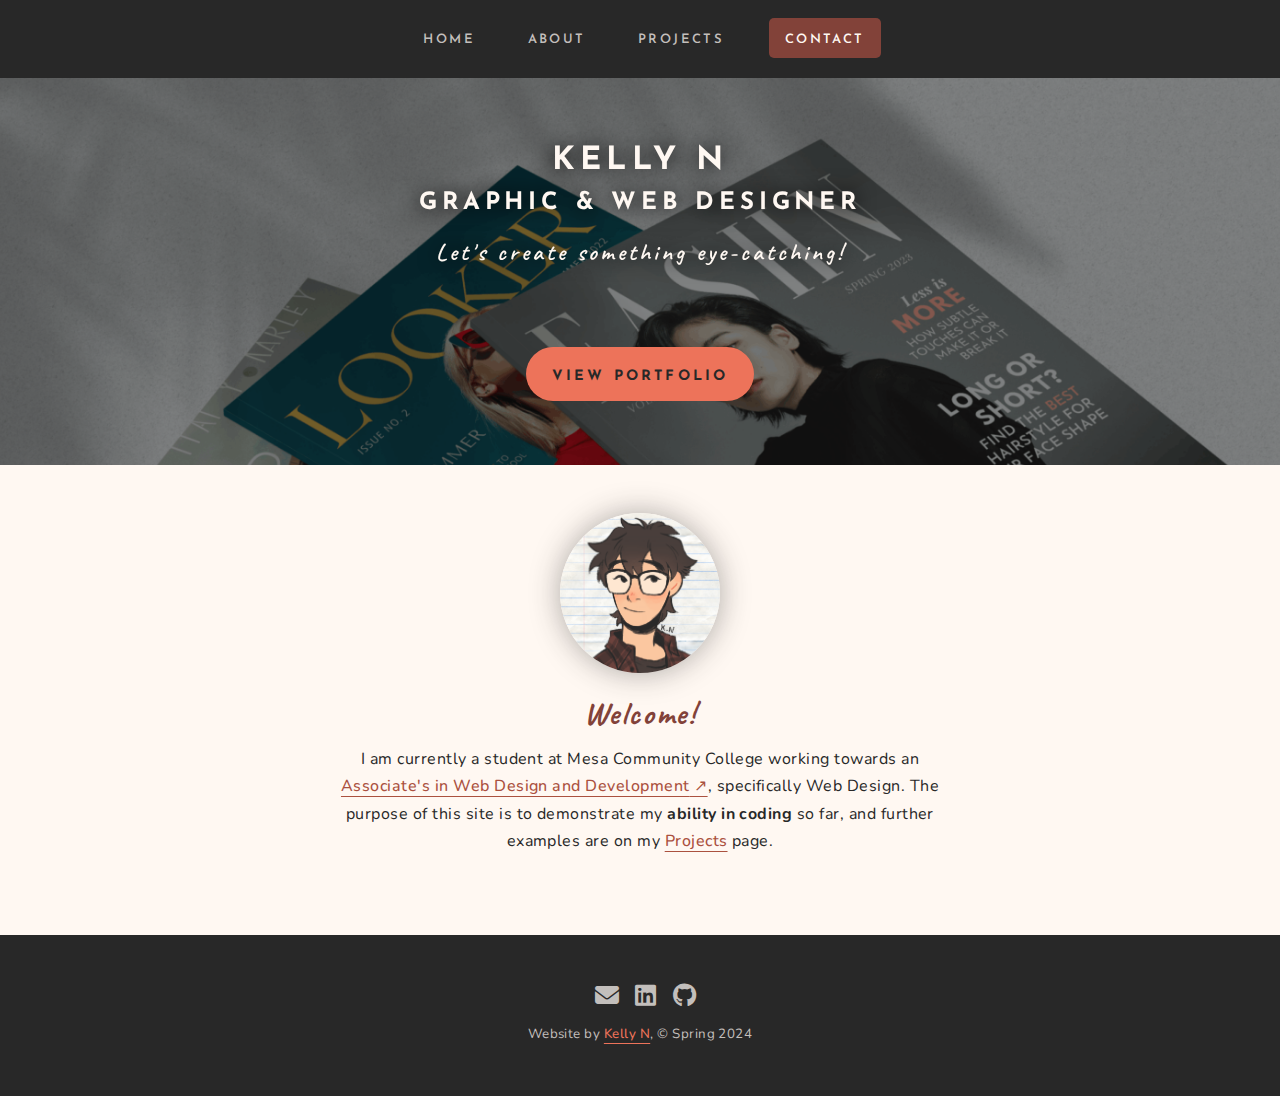
<file: index.html>
<!DOCTYPE html>
<html lang="en-US">
<head>
    <!--home page
    final project
    Kelly N
    3/27/24
    MCC cis133DA -->
    <meta charset="UTF-8">
    <meta name="viewport" content="width=device-width, initial-scale=1.0">
    <link rel="stylesheet" href="style.css">
    <title>Kelly N, Web & Graphic Designer</title>
    <style>
        @import url('https://fonts.googleapis.com/css2?family=Caveat:wght@400..700&family=Josefin+Sans:ital,wght@0,100..700;1,100..700&family=Nunito:ital,wght@0,200..1000;1,200..1000&display=swap');
        </style>
        <link rel="stylesheet" 
        href="https://cdnjs.cloudflare.com/ajax/libs/font-awesome/6.5.2/css/all.min.css">
</head>
<body>
    <nav>
        <ul>
            <li><a href="index.html">Home</a></li>
            <li><a href="about.html">About</a></li>
            <li><a href="projects.html">Projects</a></li>
            <li><a href="contact.html" class="contact-nav">Contact</a></li>
        </ul>
    </nav>
    <header>
        <div class="parallax">
            <h1 class="title">Kelly N <br> <span class="subtitle">Graphic & Web Designer</span></h1>
            <p class="tagline-home">Let's create something eye-catching!</p>
            <a href="projects.html" class="home-button">View Portfolio</a>
        </div>
    </header>
    <main>
        <img class="self-home" src="images/self-portrait2.png" alt="Digital illustration of a person with short black hair and glasses on a notebook paper background.">
        <h2 class="subheading-home">Welcome!</h2>
        <p>I am currently a student at Mesa Community College working towards an <a class="external" href="https://mesacc.edu/programs/map/web-designdevelopment-aas-22-23" target="_blank">Associate's in Web Design and Development</a>, specifically Web Design. The purpose of this site is to demonstrate my <strong>ability in coding</strong> so far, and further examples are on my <a href="projects.html">Projects</a> page.</p>
    </main>
    <footer>
        <a href="mailto:kel2226030@maricopa.edu"><i class="fa-solid fa-envelope fa-xl footer-icon" ></i></a>
        <a href="https://www.linkedin.com/in/kelly-n-dec716/" target=”_blank”><i class="fa-brands fa-linkedin fa-xl footer-icon"></i></a>
        <a href="https://github.com/lightlysalted/" target=”_blank”><i class="fa-brands fa-github fa-xl footer-icon"></i></a>
        <br>
        <small>Website by <a href="mailto:kel2226030@maricopa.edu">Kelly N</a>, &copy; Spring 2024</small>
    </footer>
</body>
</html>
</file>
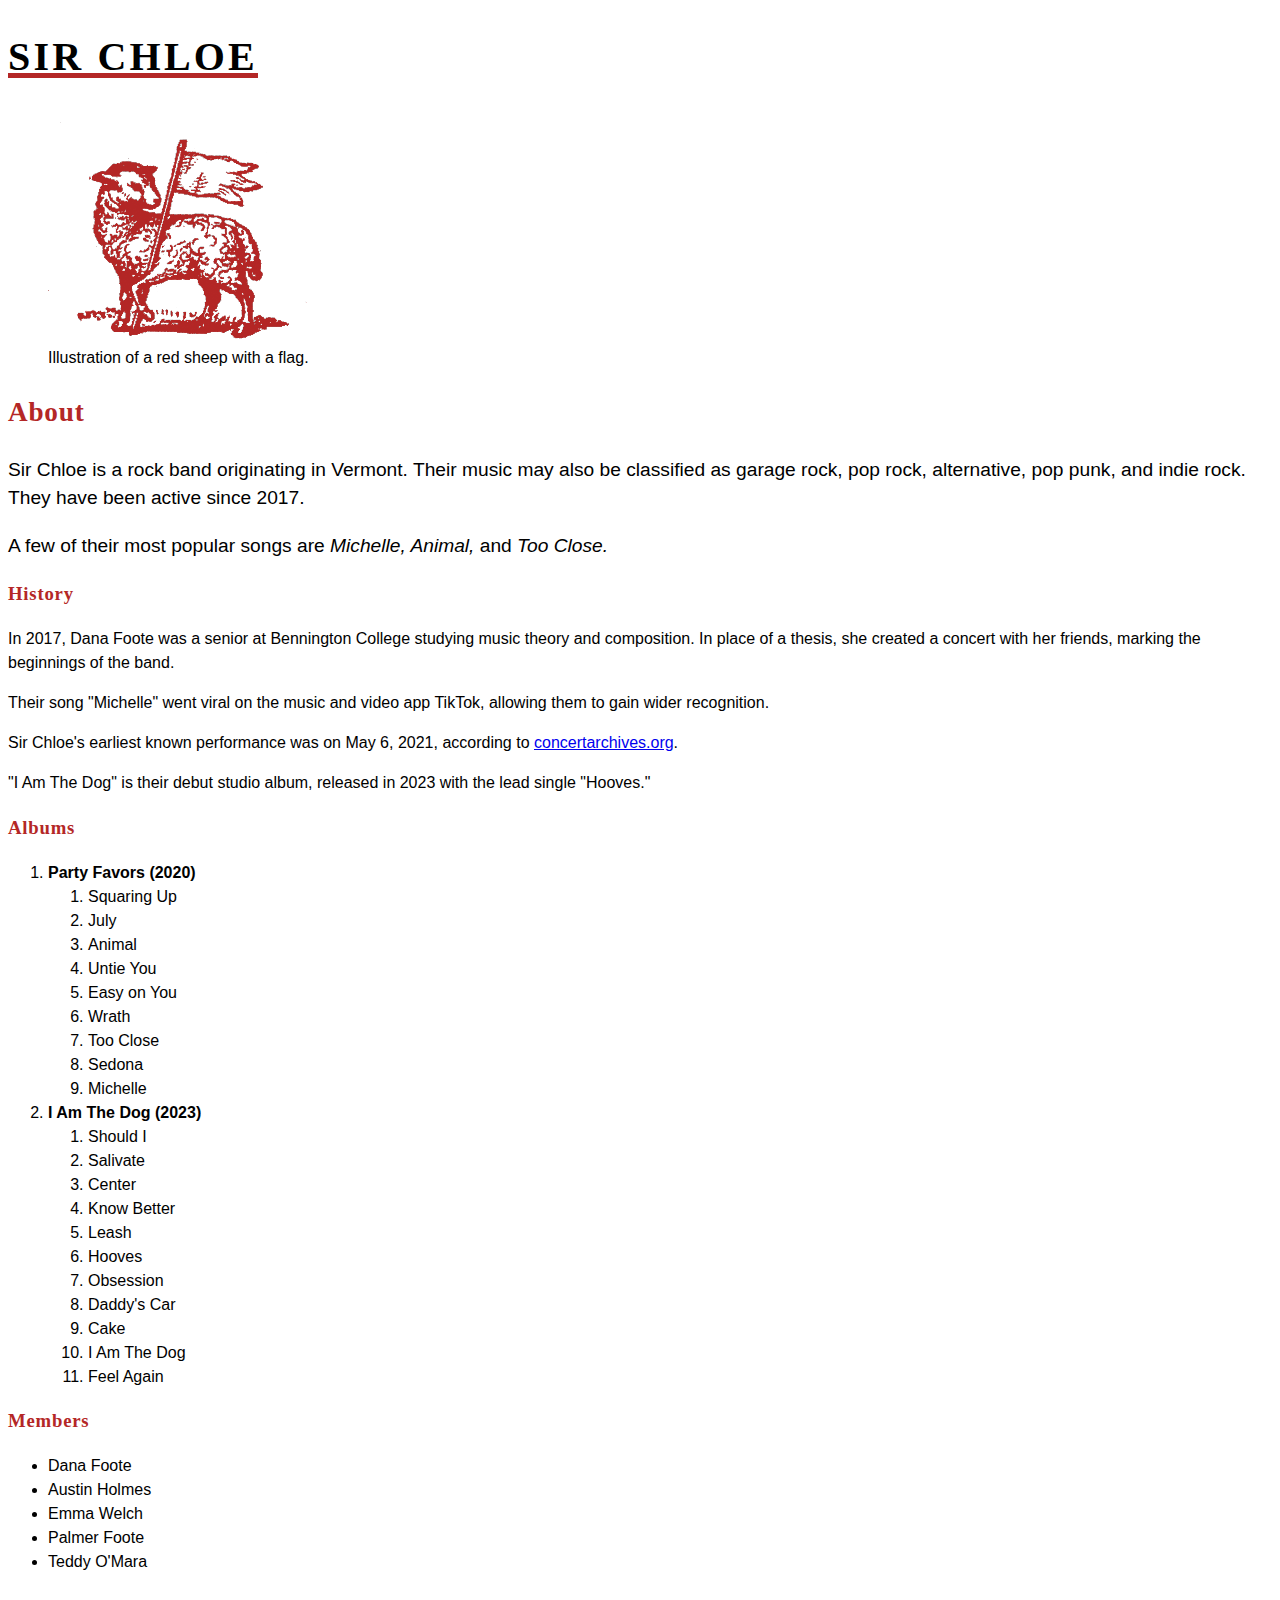
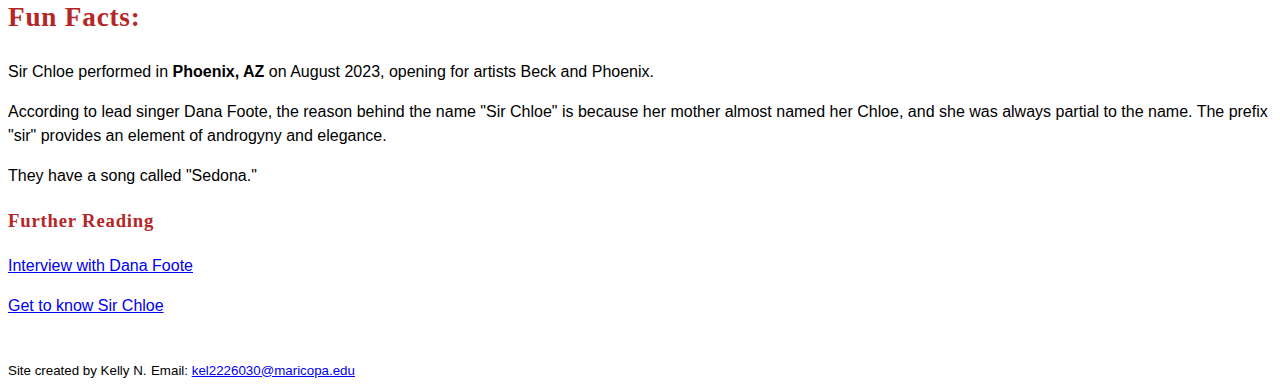
<file: practical-challenge-3/index.html>
<!DOCTYPE html>
<html lang="en-us">
<head>
    <!--
        Kelly Nguyen
        My first webpage
        MCC
        2/14/24

        practical challenge 3
        3/26/24
    -->
    <meta charset="UTF-8">
    <meta name="viewport" content="width=device-width, initial-scale=1.0">
    <link rel="stylesheet" href="style.css">
    <title>Sir Chloe</title>
</head>
<body>
        <header>
            <h1>Sir Chloe</h1> 
        </header>
            <figure>
                <img src="images/red_sheep.png" alt="illustration of a red sheep with a flag">
                <figcaption>Illustration of a red sheep with a flag.</figcaption>
            </figure>
    <main>
        <section id="about">
            <div class="site-intro">
                <h2>About</h2>
                    <p>Sir Chloe is a rock band originating in Vermont. Their music may also be classified as garage rock, pop rock, alternative, pop punk, and indie rock. They have been active since 2017.</p>
                <p>A few of their most popular songs are <em>Michelle, Animal,</em> and <em>Too Close.</em></p>
            </div>
                <h3>History</h3>
                    <p>In 2017, Dana Foote was a senior at Bennington College studying music theory and composition. In place of a thesis, she created a concert with her friends, marking the beginnings of the band.</p>
                    <p>Their song "Michelle" went viral on the music and video app TikTok, allowing them to gain wider recognition.</p>
                    <p>Sir Chloe's earliest known performance was on May 6, 2021, according to <a href="https://www.concertarchives.org/concerts/sir-chloe-b875cada-83b0-470b-8059-d3d3307c4e1c" > concertarchives.org</a>.</p>
                    <p>"I Am The Dog" is their debut studio album, released in 2023 with the lead single "Hooves."</p>
            <h3>Albums</h3>
                <ol>
                    <li><strong>Party Favors (2020)</strong>
                        <ol>
                            <li>Squaring Up</li>
                            <li>July</li>
                            <li>Animal</li>
                            <li>Untie You</li>
                            <li>Easy on You</li>
                            <li>Wrath</li>
                            <li>Too Close</li>
                            <li>Sedona</li>
                            <li>Michelle</li>
                        </ol>
                    </li>
                    <li><strong>I Am The Dog (2023)</strong>
                        <ol>
                            <li>Should I</li>
                            <li>Salivate</li>
                            <li>Center</li>
                            <li>Know Better</li>
                            <li>Leash</li>
                            <li>Hooves</li>
                            <li>Obsession</li>
                            <li>Daddy's Car</li>
                            <li>Cake</li>
                            <li>I Am The Dog</li>
                            <li>Feel Again</li>
                        </ol>
                    </li>
                </ol>
            <h3>Members</h3>
                <ul>
                    <li>Dana Foote</li>
                    <li>Austin Holmes</li>
                    <li>Emma Welch</li>
                    <li>Palmer Foote</li>
                    <li>Teddy O'Mara</li>
                </ul>
        </section>
        <section id="funfacts">
            <h2>Fun Facts:</h2>
                <p>Sir Chloe performed in <strong>Phoenix, AZ</strong> on August 2023, opening for artists Beck and Phoenix.</p>
                <p>According to lead singer Dana Foote, the reason behind the name "Sir Chloe" is because her mother almost named her Chloe, and she was always partial to the name. The prefix "sir" provides an element of androgyny and elegance.</p>
                <p>They have a song called "Sedona."</p>
            <h3>Further Reading</h3>
                <p><a href="https://www.ladygunn.com/music/interviews-music/sir-chloe-is-the-dog-interview-with-dana-foote/" >Interview with Dana Foote</a></p>
                <p><a href="https://scope.uiowa.edu/blog/homecoming-2022-sir-chloe" >Get to know Sir Chloe</a></p>
                <br>
        </section>
    </main>
        <footer>
            <small>Site created by Kelly N.</small>
            <small>Email: <a href="mailto:kel2226030@maricopa.edu"> kel2226030@maricopa.edu</a></small>
        </footer>
</body>
</html>
</file>
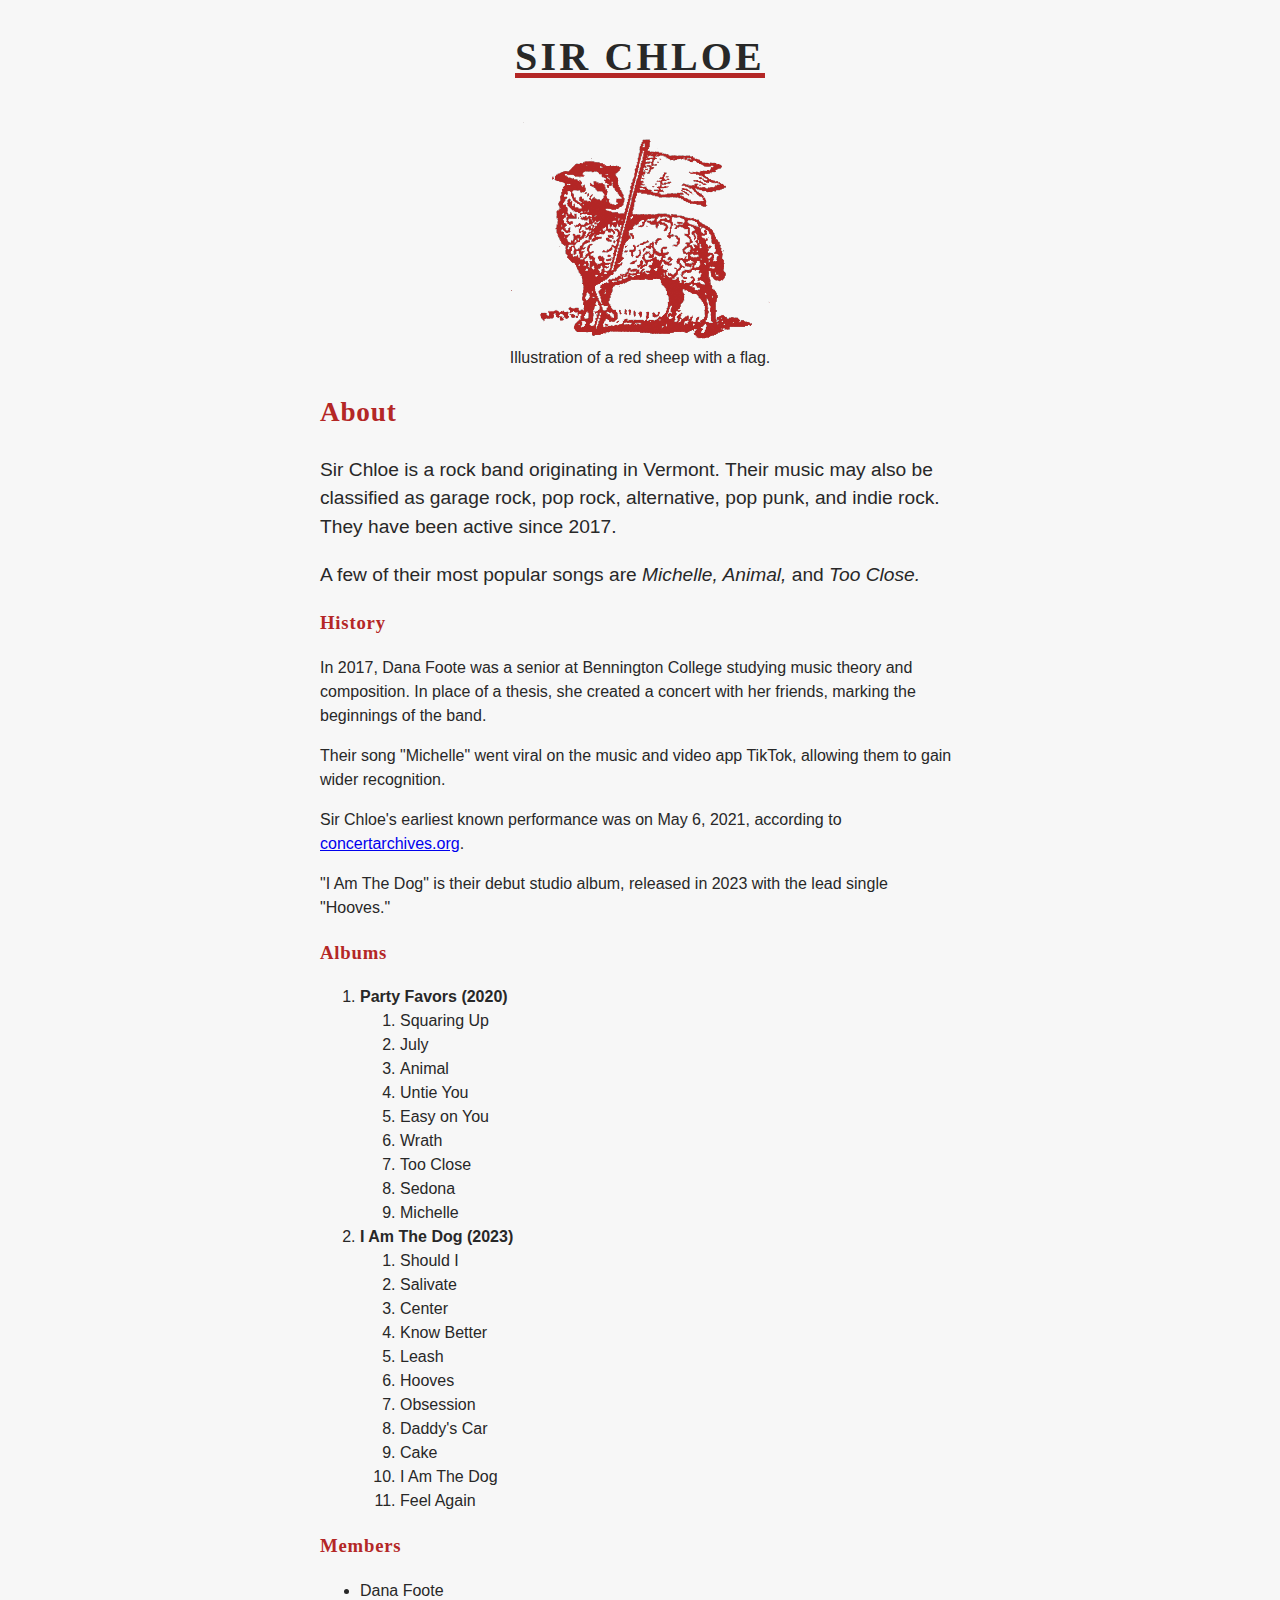
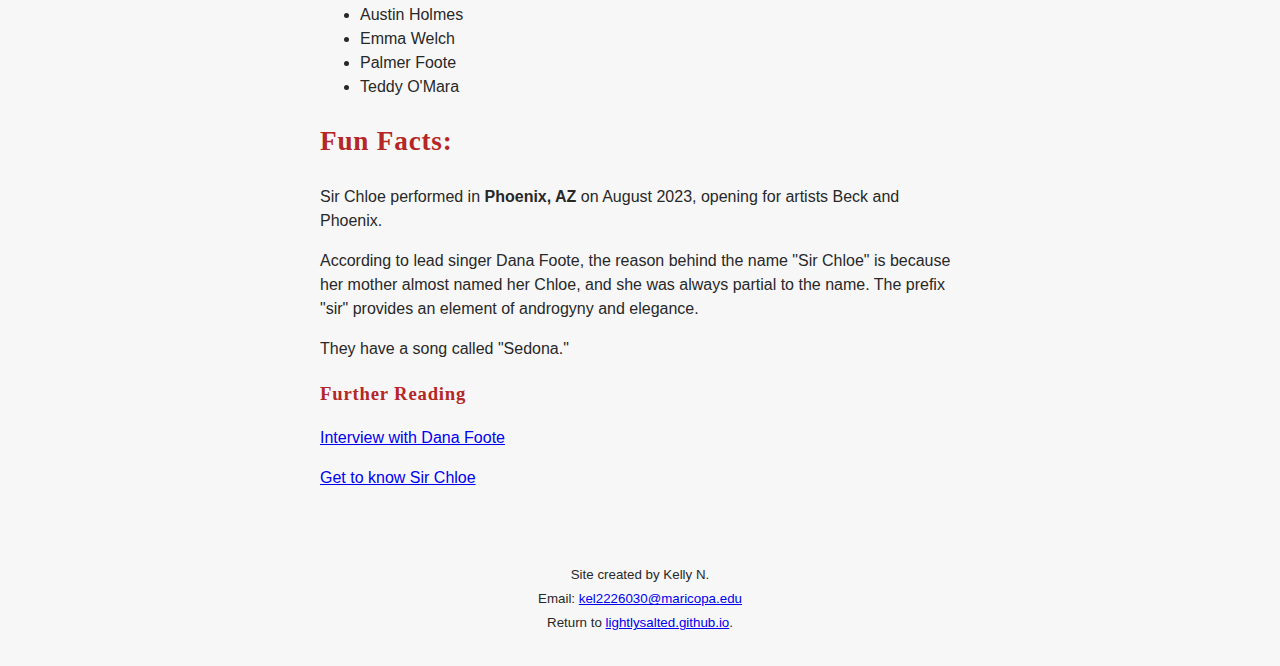
<file: projects/practical-challenge/index.html>
<!DOCTYPE html>
<html lang="en-us">
<head>
    <!--
        Kelly Nguyen
        My first webpage
        MCC
        2/14/24

        practical challenge 3
        3/26/24
    -->
    <meta charset="UTF-8">
    <meta name="viewport" content="width=device-width, initial-scale=1.0">
    <link rel="stylesheet" href="style.css">
    <title>Sir Chloe</title>
</head>
<body>
        <header>
            <h1>Sir Chloe</h1> 
        </header>
            <figure>
                <img src="images/red_sheep.png" alt="illustration of a red sheep with a flag">
                <figcaption>Illustration of a red sheep with a flag.</figcaption>
            </figure>
    <main>
        <section id="about">
            <div class="site-intro">
                <h2>About</h2>
                    <p>Sir Chloe is a rock band originating in Vermont. Their music may also be classified as garage rock, pop rock, alternative, pop punk, and indie rock. They have been active since 2017.</p>
                <p>A few of their most popular songs are <em>Michelle, Animal,</em> and <em>Too Close.</em></p>
            </div>
                <h3>History</h3>
                    <p>In 2017, Dana Foote was a senior at Bennington College studying music theory and composition. In place of a thesis, she created a concert with her friends, marking the beginnings of the band.</p>
                    <p>Their song "Michelle" went viral on the music and video app TikTok, allowing them to gain wider recognition.</p>
                    <p>Sir Chloe's earliest known performance was on May 6, 2021, according to <a href="https://www.concertarchives.org/concerts/sir-chloe-b875cada-83b0-470b-8059-d3d3307c4e1c" > concertarchives.org</a>.</p>
                    <p>"I Am The Dog" is their debut studio album, released in 2023 with the lead single "Hooves."</p>
            <h3>Albums</h3>
                <ol>
                    <li><strong>Party Favors (2020)</strong>
                        <ol>
                            <li>Squaring Up</li>
                            <li>July</li>
                            <li>Animal</li>
                            <li>Untie You</li>
                            <li>Easy on You</li>
                            <li>Wrath</li>
                            <li>Too Close</li>
                            <li>Sedona</li>
                            <li>Michelle</li>
                        </ol>
                    </li>
                    <li><strong>I Am The Dog (2023)</strong>
                        <ol>
                            <li>Should I</li>
                            <li>Salivate</li>
                            <li>Center</li>
                            <li>Know Better</li>
                            <li>Leash</li>
                            <li>Hooves</li>
                            <li>Obsession</li>
                            <li>Daddy's Car</li>
                            <li>Cake</li>
                            <li>I Am The Dog</li>
                            <li>Feel Again</li>
                        </ol>
                    </li>
                </ol>
            <h3>Members</h3>
                <ul>
                    <li>Dana Foote</li>
                    <li>Austin Holmes</li>
                    <li>Emma Welch</li>
                    <li>Palmer Foote</li>
                    <li>Teddy O'Mara</li>
                </ul>
        </section>
        <section id="funfacts">
            <h2>Fun Facts:</h2>
                <p>Sir Chloe performed in <strong>Phoenix, AZ</strong> on August 2023, opening for artists Beck and Phoenix.</p>
                <p>According to lead singer Dana Foote, the reason behind the name "Sir Chloe" is because her mother almost named her Chloe, and she was always partial to the name. The prefix "sir" provides an element of androgyny and elegance.</p>
                <p>They have a song called "Sedona."</p>
            <h3>Further Reading</h3>
                <p><a href="https://www.ladygunn.com/music/interviews-music/sir-chloe-is-the-dog-interview-with-dana-foote/" >Interview with Dana Foote</a></p>
                <p><a href="https://scope.uiowa.edu/blog/homecoming-2022-sir-chloe" >Get to know Sir Chloe</a></p>
                <br>
        </section>
    </main>
        <footer>
            <small>Site created by Kelly N.
            <br>
            Email: <a href="mailto:kel2226030@maricopa.edu"> kel2226030@maricopa.edu</a>
            <br>
            Return to <a href="/projects.html">lightlysalted.github.io</a>.</small>
        </footer>
</body>
</html>
</file>
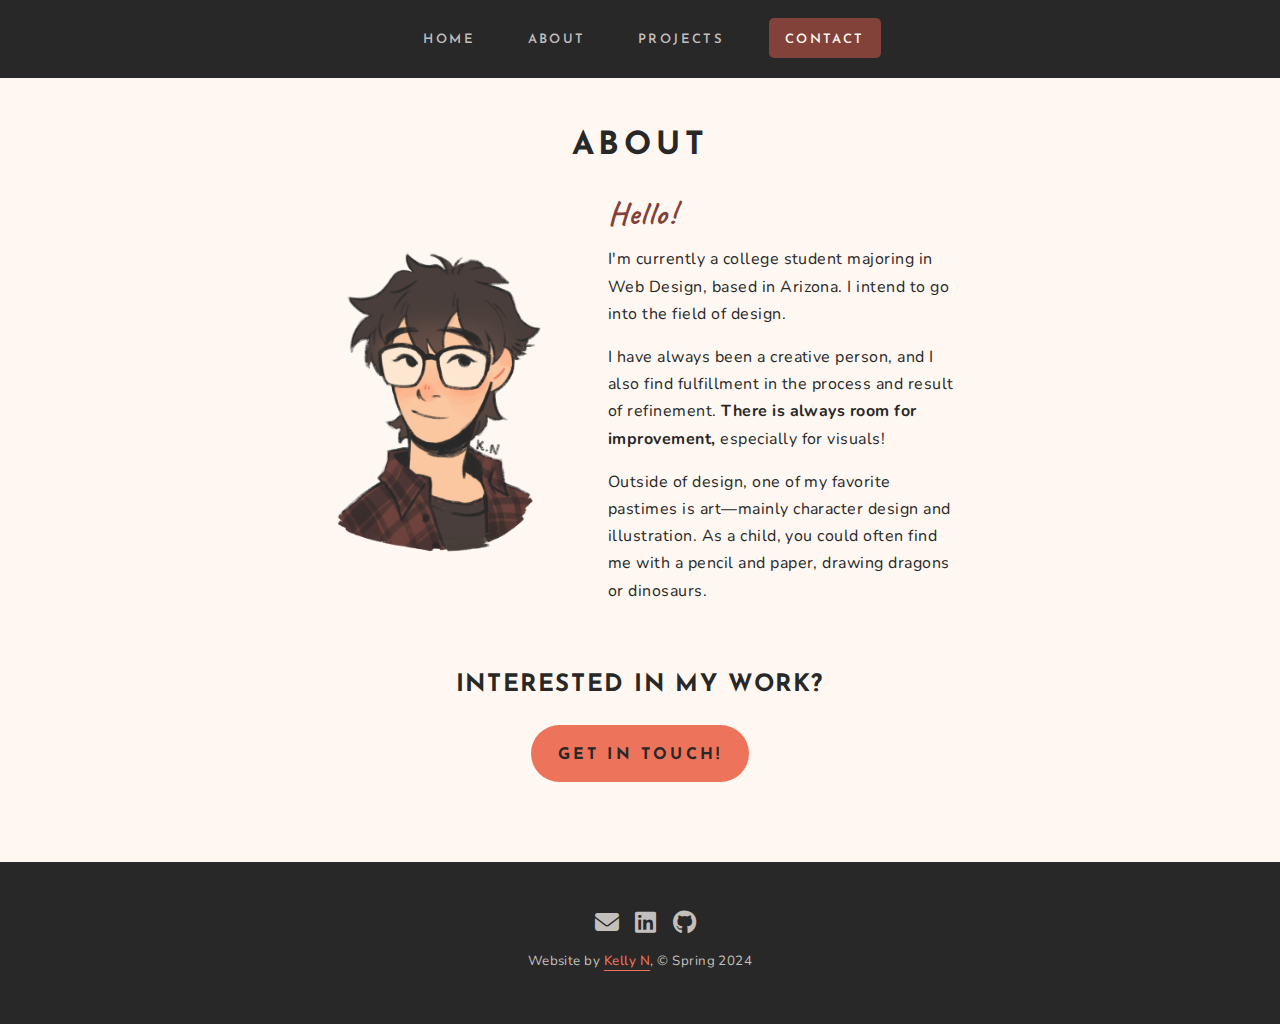
<file: about.html>
<!DOCTYPE html>
<html lang="en-US">
<head>
    <!--about page
    final project
    Kelly N
    3/27/24
    MCC cis133DA -->
    <meta charset="UTF-8">
    <meta name="viewport" content="width=device-width, initial-scale=1.0">
    <link rel="stylesheet" href="style.css">
    <title>About</title>
    <style>
        @import url('https://fonts.googleapis.com/css2?family=Caveat:wght@400..700&family=Josefin+Sans:ital,wght@0,100..700;1,100..700&family=Nunito:ital,wght@0,200..1000;1,200..1000&display=swap');
        </style>
        <link rel="stylesheet" 
        href="https://cdnjs.cloudflare.com/ajax/libs/font-awesome/6.5.2/css/all.min.css">
</head>
<body>
    <nav>
        <ul>
            <li><a href="index.html">Home</a></li>
            <li><a href="about.html">About</a></li>
            <li><a href="projects.html">Projects</a></li>
            <li><a href="contact.html" class="contact-nav">Contact</a></li>
        </ul>
    </nav>
    <header>
        <h1>About</h1>
    </header>
    <main>
        <div class="about">
            <img class="self" src="images/self-portrait.png" alt="Digital illustration of a person with short black hair and glasses.">
            <h2 class="subheading-about">Hello!</h2>
            <p>I'm currently a college student majoring in Web Design, based in Arizona. I intend to go into the field of design.</p>
            <p> I have always been a creative person, and I also find fulfillment in the process and result of refinement. <strong>There is always room for improvement,</strong> especially for visuals!</p>
            <p>Outside of design, one of my favorite pastimes is art—mainly character design and illustration. As a child, you could often find me with a pencil and paper, drawing dragons or dinosaurs.</p>
            <h3 class="cta-about">Interested in my work?</h3>
            <a href="contact.html" class="about-button">Get in touch!</a>
        </div>
    </main>
    <footer>
        <a href="mailto:kel2226030@maricopa.edu"><i class="fa-solid fa-envelope fa-xl footer-icon"></i></a>
        <a href="https://www.linkedin.com/in/kelly-n-dec716/" target=”_blank”><i class="fa-brands fa-linkedin fa-xl footer-icon"></i></a>
        <a href="https://github.com/lightlysalted/" target=”_blank”><i class="fa-brands fa-github fa-xl footer-icon"></i></a>
        <br>
        <small>Website by <a href="mailto:kel2226030@maricopa.edu">Kelly N</a>, &copy; Spring 2024</small>
    </footer>
</body>
</html>
</file>
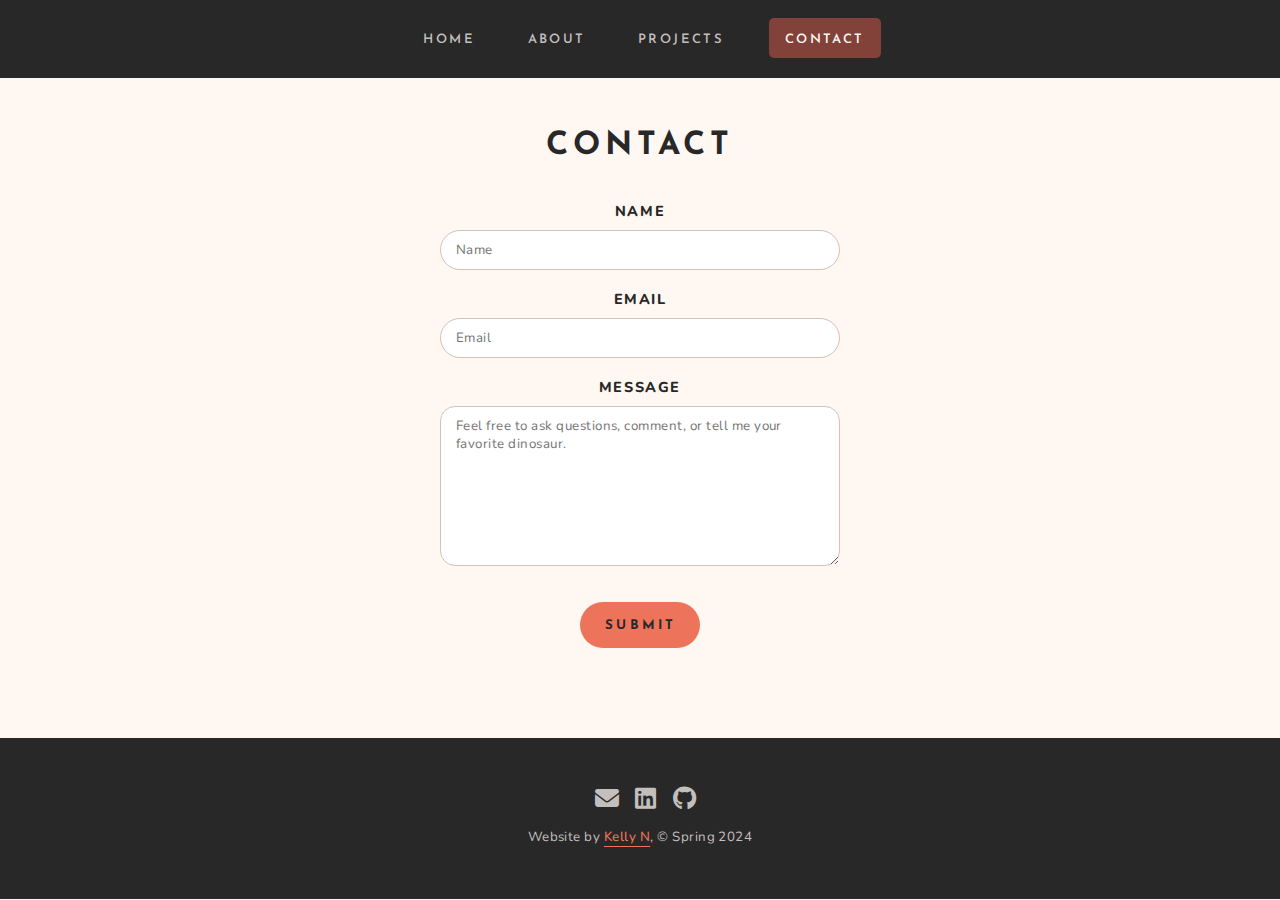
<file: contact.html>
<!DOCTYPE html>
<html lang="en-US">
<head>
    <!--contact page
    final project
    Kelly N
    3/27/24
    MCC cis133DA -->
    <meta charset="UTF-8">
    <meta name="viewport" content="width=device-width, initial-scale=1.0">
    <link rel="stylesheet" href="style.css">
    <title>Contact</title>
    <style>
        @import url('https://fonts.googleapis.com/css2?family=Caveat:wght@400..700&family=Josefin+Sans:ital,wght@0,100..700;1,100..700&family=Nunito:ital,wght@0,200..1000;1,200..1000&display=swap');
        </style>
        <link rel="stylesheet" 
        href="https://cdnjs.cloudflare.com/ajax/libs/font-awesome/6.5.2/css/all.min.css">
</head>
<body>
    <nav>
        <ul>
            <li><a href="index.html">Home</a></li>
            <li><a href="about.html">About</a></li>
            <li><a href="projects.html">Projects</a></li>
            <li><a href="contact.html" class="contact-nav">Contact</a></li>
        </ul>
    </nav>
    <header>
        <h1>Contact</h1>
    </header>
    <main>
        <form action="https://api.sheetmonkey.io/form/smn72wbmRzpyAUgXpsbgbZ" method="post">
            <ul>
                <li>
                    <label for="name">Name</label>
                    <input type="hidden" name="Created" value="x-sheetmonkey-current-date-time">
                    <input type="text" id="name" name="Name" placeholder="Name">
                </li>
                <li>
                    <label for="mail">Email</label>
                    <input type="email" id="mail" name="Email" placeholder="Email">
                </li>
                <li>
                    <label for="msg">Message</label>
                    <textarea name="Message" id="msg" cols="30" rows="5" placeholder="Feel free to ask questions, comment, or tell me your favorite dinosaur."></textarea>
                </li>
                <li>
                    <button class="form-button" type="submit">Submit</button>
                </li>
            </ul>
            
        </form>
    </main>
    <footer>
        <a href="mailto:kel2226030@maricopa.edu"><i class="fa-solid fa-envelope fa-xl footer-icon" ></i></a>
        <a href="https://www.linkedin.com/in/kelly-n-dec716/" target=”_blank”><i class="fa-brands fa-linkedin fa-xl footer-icon"></i></a>
        <a href="https://github.com/lightlysalted/" target=”_blank”><i class="fa-brands fa-github fa-xl footer-icon"></i></a>
        <br>
        <small>Website by <a href="mailto:kel2226030@maricopa.edu">Kelly N</a>, &copy; Spring 2024</small>
    </footer>
</body>
</html>
</file>
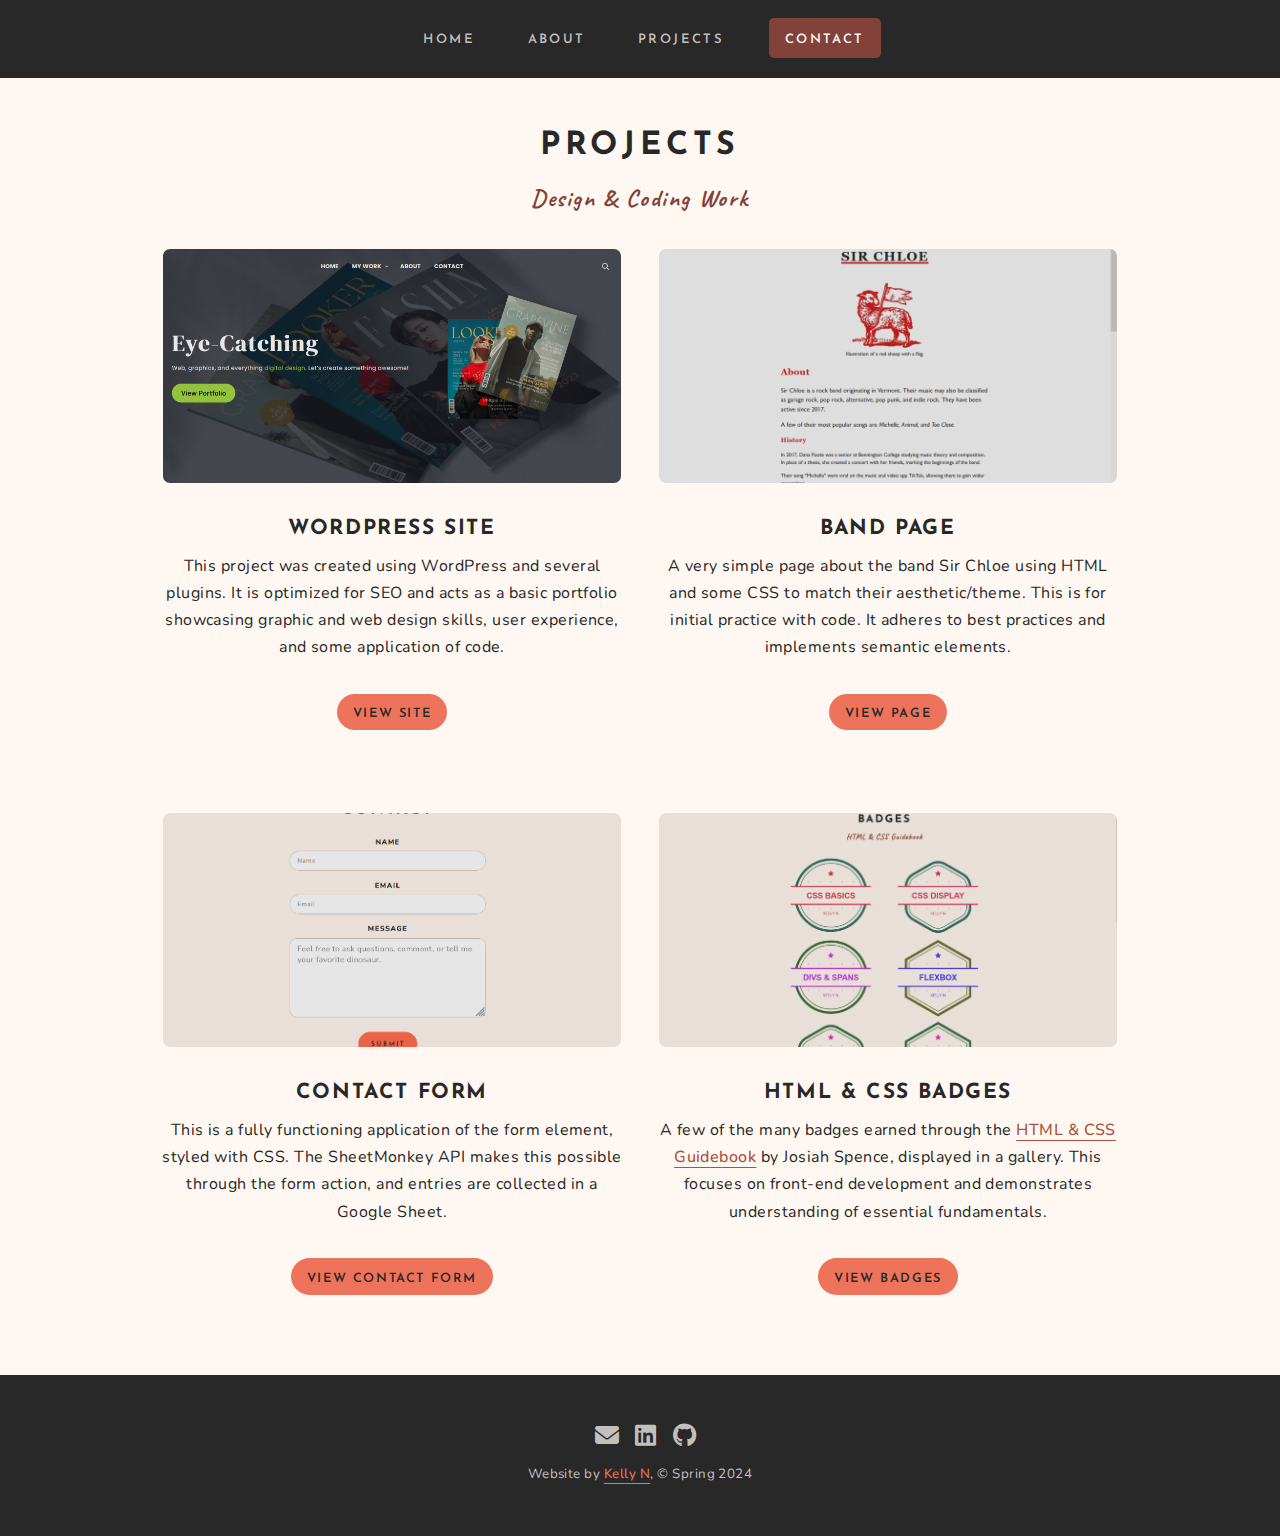
<file: projects.html>
<!DOCTYPE html>
<html lang="en-US">
<head>
    <!--projects page
    final project
    Kelly N
    3/27/24
    MCC cis133DA -->
    <meta charset="UTF-8">
    <meta name="viewport" content="width=device-width, initial-scale=1.0">
    <link rel="stylesheet" href="style.css">
    <title>Projects</title>
    <style>
        @import url('https://fonts.googleapis.com/css2?family=Caveat:wght@400..700&family=Josefin+Sans:ital,wght@0,100..700;1,100..700&family=Nunito:ital,wght@0,200..1000;1,200..1000&display=swap');
        </style>
        <link rel="stylesheet" 
        href="https://cdnjs.cloudflare.com/ajax/libs/font-awesome/6.5.2/css/all.min.css">
</head>
<body>
    <nav>
        <ul>
            <li><a href="index.html">Home</a></li>
            <li><a href="about.html">About</a></li>
            <li><a href="projects.html">Projects</a></li>
            <li><a href="contact.html" class="contact-nav">Contact</a></li>
        </ul>
    </nav>
    <header>
        <h1>Projects</h1>
        <h2 class="tagline-projects">Design & Coding Work</h2>
    </header>
    <main class="projects-main">
        <div class="project-columns">
            <div class="card">
                <a href="http://kellysite.infinityfreeapp.com/" target="_blank"><img src="images/wp.png" alt="preview of a portfolio website"></a>
                <h2 class="josefin-heading">WordPress Site</h2>
                <p>This project was created using WordPress and several plugins. It is optimized for SEO and acts as a basic portfolio showcasing graphic and web design skills, user experience, and some application of code.</p>
                <a href="http://kellysite.infinityfreeapp.com/" class="card-button" target="_blank">View Site</a>
            </div>
            <div class="card">
                <a href="/projects/practical-challenge/" target="_blank"><img src="images/sirchloepage.png" alt="preview of a website page for the band sir chloe"></a>
                <h2 class="josefin-heading">Band Page</h2>
                <p>A very simple page about the band Sir Chloe using HTML and some CSS to match their aesthetic/theme. This is for initial  practice with code. It adheres to best practices and implements semantic elements.</p>
                <a href="/projects/practical-challenge/" class="card-button" target="_blank">View Page</a>
            </div>
            <div class="card">
                <a href="contact.html"><img src="images/contact-form.png" alt="preview of a contact form for this website"></a>
                <h2 class="josefin-heading">Contact Form</h2>
                <p>This is a fully functioning application of the form element, styled with CSS. The SheetMonkey API makes this possible through the form action, and entries are collected in a Google Sheet.</p>
                <a href="contact.html" class="card-button">View Contact Form</a>
            </div>
            <div class="card">
                <a href="/projects/badges.html"><img src="images/badges.png" alt="preview of a series of badges"></a>
                <h2 class="josefin-heading">HTML & CSS Badges</h2>
                <p>A few of the many badges earned through the <a href="https://htmlandcssguidebook.com">HTML & CSS Guidebook</a> by Josiah Spence, displayed in a gallery. This focuses on front-end development and demonstrates understanding of essential fundamentals.</p>
                <a href="/projects/badges.html" class="card-button">View Badges</a>
            </div>
        </div>
    </main>
    <footer>
        <a href="mailto:kel2226030@maricopa.edu"><i class="fa-solid fa-envelope fa-xl footer-icon" ></i></a>
        <a href="https://www.linkedin.com/in/kelly-n-dec716/" target=”_blank”><i class="fa-brands fa-linkedin fa-xl footer-icon"></i></a>
        <a href="https://github.com/lightlysalted/" target=”_blank”><i class="fa-brands fa-github fa-xl footer-icon"></i></a>
        <br>
        <small>Website by <a href="mailto:kel2226030@maricopa.edu">Kelly N</a>, &copy; Spring 2024</small>
    </footer>
</body>
</html>
</file>
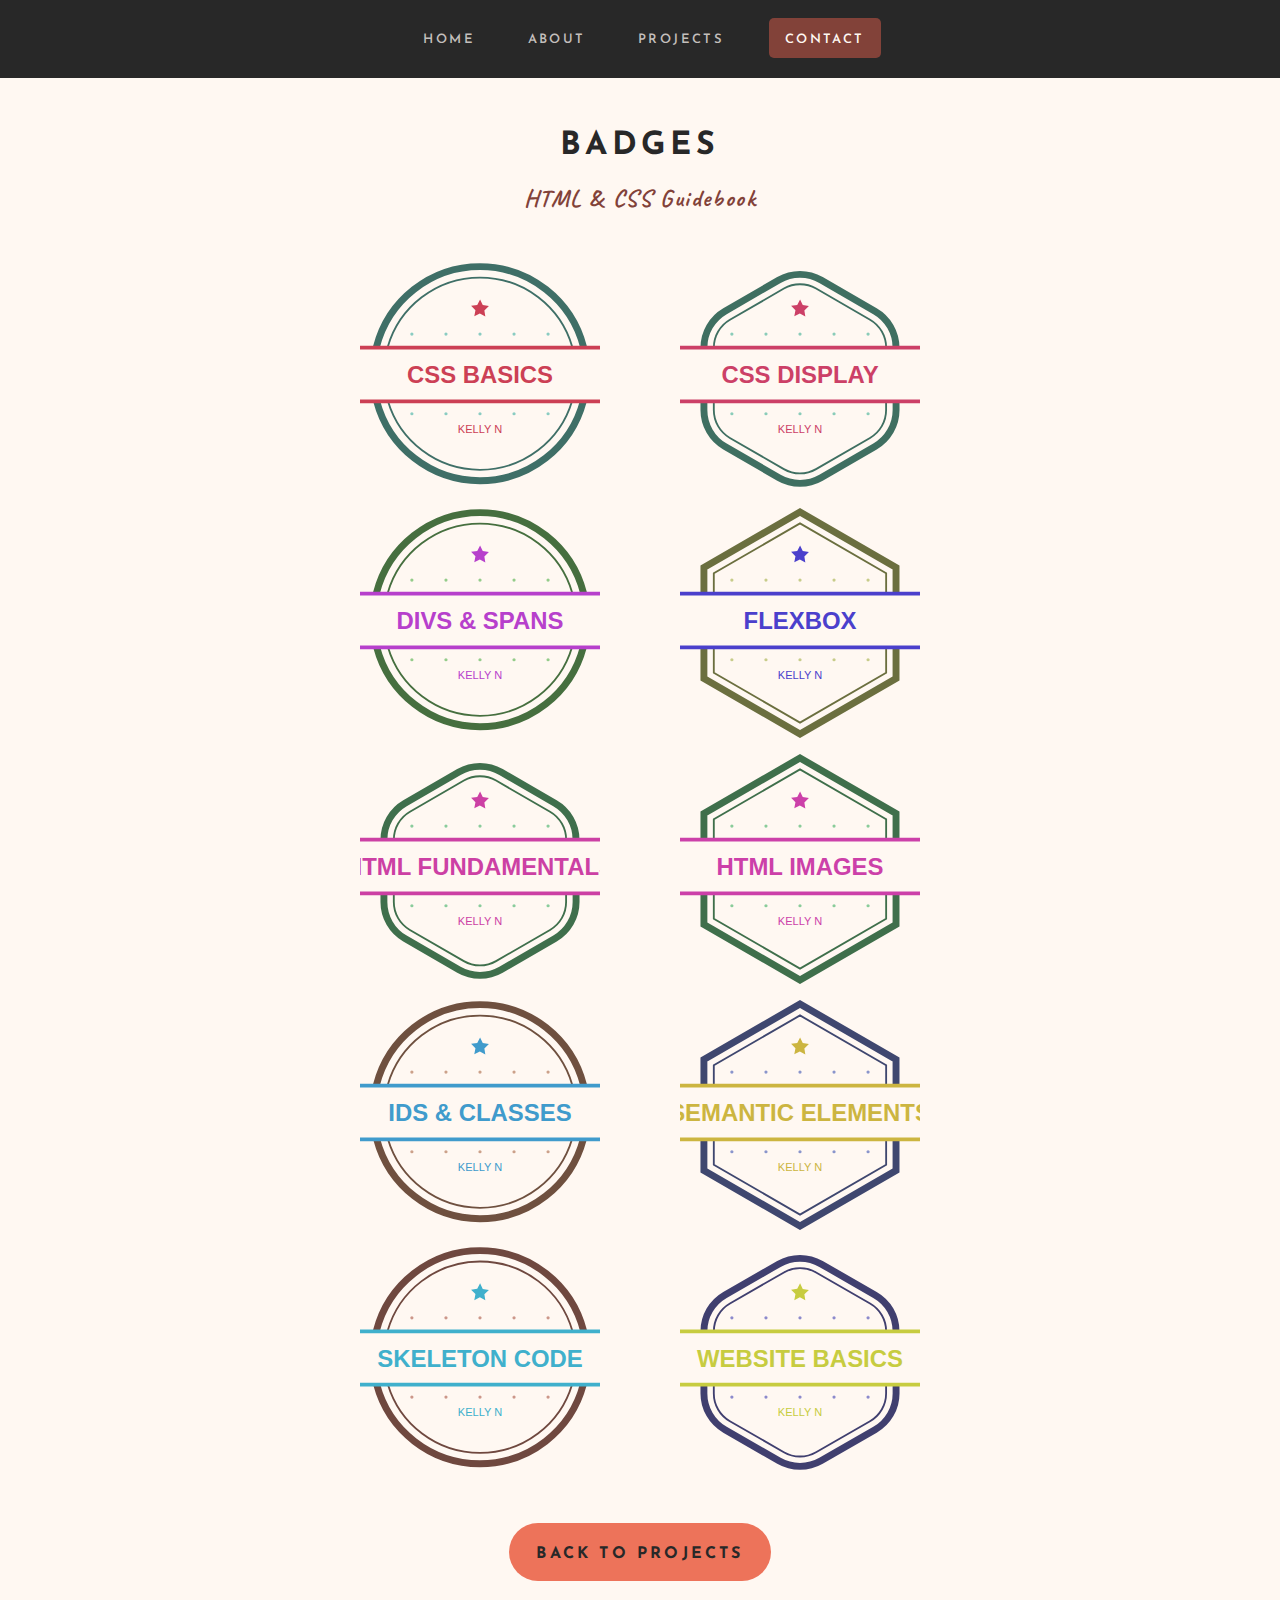
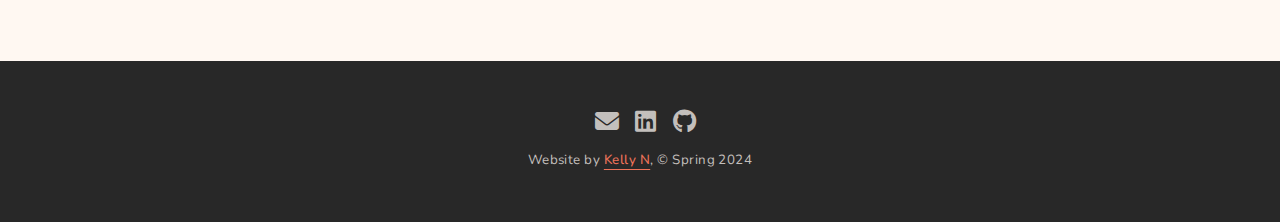
<file: projects/badges.html>
<!DOCTYPE html>
<html lang="en-US">
<head>
    <!--badges page
    final project
    Kelly N
    3/27/24
    MCC cis133DA -->
    <meta charset="UTF-8">
    <meta name="viewport" content="width=device-width, initial-scale=1.0">
    <link rel="stylesheet" href="/style.css">
    <title>Badges</title>
    <style>
        @import url('https://fonts.googleapis.com/css2?family=Caveat:wght@400..700&family=Josefin+Sans:ital,wght@0,100..700;1,100..700&family=Nunito:ital,wght@0,200..1000;1,200..1000&display=swap');
        </style>
        <link rel="stylesheet" 
        href="https://cdnjs.cloudflare.com/ajax/libs/font-awesome/6.5.2/css/all.min.css">
</head>
<body>
    <nav>
        <ul>
            <li><a href="/index.html">Home</a></li>
            <li><a href="/about.html">About</a></li>
            <li><a href="/projects.html">Projects</a></li>
            <li><a href="/contact.html" class="contact-nav">Contact</a></li>
        </ul>
    </nav>
    <header>
        <h1>Badges</h1>
        <h2 class="tagline-projects">HTML & CSS Guidebook</h2>
    </header>
    <main>
        <div class="badges-div">

            <div class="badges-gallery">
                <img src="/images/badges/css-basics.svg" alt="css basics badge">
                <img src="/images/badges/css-display.svg" alt="css display badge">
                <img src="/images/badges/divs-spans.svg" alt="divs & spans badge">
                <img src="/images/badges/flexbox.svg" alt="flexbox badge">
                <img src="/images/badges/html-fundamentals.svg" alt="html fundamentals badge">
                <img src="/images/badges/html-images.svg" alt="html images badge">
                <img src="/images/badges/ids-classes.svg" alt="IDs and classes badge">
                <img src="/images/badges/semantic-elements.svg" alt="semantic elements badge">
                <img src="/images/badges/skeleton-code.svg" alt="skeleton code badge">
                <img src="/images/badges/website-basics.svg" alt="website basics badge">
            </div>
            <a href="/projects.html" class="badges-button">back to projects</a>
        </div>
    </main>
    <footer>
        <a href="mailto:kel2226030@maricopa.edu"><i class="fa-solid fa-envelope fa-xl footer-icon" ></i></a>
        <a href="https://www.linkedin.com/in/kelly-n-dec716/" target=”_blank”><i class="fa-brands fa-linkedin fa-xl footer-icon"></i></a>
        <a href="https://github.com/lightlysalted/" target=”_blank”><i class="fa-brands fa-github fa-xl footer-icon"></i></a>
        <br>
        <small>Website by <a href="mailto:kel2226030@maricopa.edu">Kelly N</a>, &copy; Spring 2024</small>
    </footer>
</body>
</html>
</file>
<file: style.css>
*{
    box-sizing: border-box;
    transition: all .5s ease;
    padding:0;
}
body{
    background-color:#FFF8F2;
    color:#282828;
    font-family: "Nunito", 'Gill Sans', 'Gill Sans MT', Calibri, 'Trebuchet MS', sans-serif;
    letter-spacing: 0.03rem;
    line-height: 1.7rem;
    margin: 0;
    text-align: center;
}
header, main, footer{
    max-width: 100%;
    margin: auto;
}
header h1{
    margin-top: 3rem;
}
main{
    max-width: 40rem;
    width: 80%;
}
main a{
    color:#AB513F;
}
main a:hover{
    color:#2E7583;
}
a{
    color:#ED735A;
    font-weight: 500;
    text-decoration: underline solid 1px;
    text-underline-offset: 5px;
    transition: all .5s ease;
}
a:hover{
    color:#fa9d72;
}
a:focus, a:active{
    font-weight: bold;
}
.external:after{
  content: ' ↗';
}
h1{
    font-family: "Josefin Sans", 'Gill Sans', 'Gill Sans MT', Calibri, 'Trebuchet MS', sans-serif;
    letter-spacing: 0.3rem;
    line-height: 2.5rem;
    margin-bottom: 2rem;
    text-transform: uppercase;
}
/*
h2, h3{
    font-family: "Josefin Sans", 'Gill Sans', 'Gill Sans MT', Calibri, 'Trebuchet MS', sans-serif;
    letter-spacing: 0.1rem;
    line-height: 2rem;
    text-transform: uppercase;
*/
h2, h3, h4, h5, h6{
    font-family: "Caveat", cursive;
    letter-spacing: 0.1rem;
    line-height: 2rem;
}
button{
    cursor:pointer;
}
.josefin-heading{
    font-family: "Josefin Sans", 'Gill Sans', 'Gill Sans MT', Calibri, 'Trebuchet MS', sans-serif;
    font-size: 1.3rem;
    letter-spacing: 0.1rem;
    line-height: 2rem;
    text-transform: uppercase;
}
/************* navigation *************/
nav{
    background-color: #282828;
    padding: 0.1rem;
}
nav ul{
    padding-left: 0;
    text-align: center;
}
nav li{
    list-style: none;
}
nav a{
    color:#c3bfbc;
    display:block;
    font-family: "Josefin Sans", 'Gill Sans', 'Gill Sans MT', Calibri, 'Trebuchet MS', sans-serif;
    font-size: small;
    font-weight:600;
    letter-spacing: 0.15rem;
    padding: 0.5rem 1.5rem;
    text-decoration: underline solid 1px transparent;
    text-transform: uppercase;
}
nav a:hover{
    color:#ED735A;
    text-decoration: underline solid 1px;
}
nav a:active, nav a:focus{
    color:#FFF8F2;
    font-weight: bold;
}
.contact-nav{
    background-color: #824239;
    border-radius: 5px;
    color:#fff8f2;
    display: inline-block;
    margin-top: 0.5rem;
    padding-bottom: 0.3rem;
    padding-left: 1rem;
    padding-right: 1rem;
    text-decoration: none;
    transition: all .3s ease;
}
.contact-nav:hover{
    background-color: #8d4c3f;
    color:#fff8f2;
    text-decoration: none;
    transform:scale(1.05);

}
/************* footer *************/
footer{
    background-color: #282828;
    color:#c3bfbc;
    margin:0;
    margin-top: 5rem;
    padding: 3rem 0;
}
.footer-icon{
    color:#c3bfbc;
    transition: all .3s ease;
    padding-left: 0.7rem;
    margin-bottom: 1.5rem;
}
.footer-icon:hover{
    color:#ED735A;
    transform:scale(1.1);
}
/************* home page *************/
.parallax{
    align-items: center;
    min-height: 300px;
    display:flex;
    flex-direction: column;
    justify-content: center;
    padding:4rem;
    margin-bottom:3rem;
    margin-top: -1px;
    position:relative;
}
.parallax::before{
    background-attachment: fixed;
    background-position:center;
    content: "";
    position: absolute;
	width: 100%;
	height: 100%;
	background-image: url(images/3-magazines.png);
	background-size: cover;
	background-repeat: no-repeat;
	filter: brightness(60%);
	z-index: -1;
}
.title, .tagline-home{
    color:#FFF8F2;
    filter: drop-shadow(0px 0px 10px black);
    margin:0;
}
.tagline-home{
    font-family: "Caveat", cursive;
    font-size: 1.5rem;
    font-weight:600;
    letter-spacing: 3px;
    margin-top: 1rem;
}
.subtitle{
    font-size:1.5rem;
}
.home-button{
    background-color: #ED735A;
    border-radius:50px;
    color:#282828;
    display: inline-block;
    font-family: "Josefin Sans", 'Gill Sans', 'Gill Sans MT', Calibri, 'Trebuchet MS', sans-serif;
    font-size: 0.9rem;
    font-weight: bold;
    height:fit-content;
    letter-spacing: 0.2rem;
    margin-top: 5rem;
    padding:1rem 1.6rem 0.7rem;
    text-decoration: none;
    text-transform: uppercase;
    transition: all .3s ease;
    width:fit-content;
}
.home-button:hover{
    background-color: #f49163;
    color:#282828;
    transform: scale(1.05);
}
.subheading-home{
    color:#824239;
    font-size: 2rem;
    font-weight:800;
    margin-bottom: 1rem;
    margin-top:1rem;
}
.self-home{
    border-radius:50%;
    box-shadow: 0 0 30px #28282863;
    min-width: 10rem;
    width:25%;
}
/************* about page *************/
.self{
    min-width: 15rem;
    width:25%;
}
.subheading-about{
    color:#824239;
    font-size: 2rem;
    font-weight:800;
    margin-bottom: 1rem;
}
.cta-about{
    font-family: "Josefin Sans", 'Gill Sans', 'Gill Sans MT', Calibri, 'Trebuchet MS', sans-serif;
    font-size: 1.5rem;
    letter-spacing: 0.1rem;
    line-height: 2rem;
    margin-bottom: 1.5rem;
    margin-top: 4rem;
    text-transform: uppercase;
}
.about-button{
    background-color: #ED735A;
    border-radius:50px;
    color:#282828;
    display: inline-block;
    font-family: "Josefin Sans", 'Gill Sans', 'Gill Sans MT', Calibri, 'Trebuchet MS', sans-serif;
    font-weight: bold;
    height:fit-content;
    letter-spacing: 0.2rem;
    padding:1.1rem 1.7rem 0.8rem;
    text-decoration: none;
    text-transform: uppercase;
    transition: all .3s ease;
    width:fit-content;
}
.about-button:hover{
    background-color: #f49163;
    color:#282828;
    transform: scale(1.05);
}
/************* projects page *************/
.tagline-projects{
    color:#824239;
    font-weight:800;
    margin-top: -1rem;
}
.card{
    margin-bottom: 5rem;
}
.card h2{
    margin-bottom:-0.5rem;
}
.card img{
    border: 3px solid transparent;
    border-radius: 10px;
    width:100%;
    filter: brightness(90%) saturate(125%);
}
.card img:hover, .card img:focus{
    border: 3px solid #FEE7D1;
    filter: none;
    transform: scale(1.01);
}
.card-button{
    background-color: #ED735A;
    border-radius:50px;
    color:#282828;
    display: inline-block;
    font-family: "Josefin Sans", 'Gill Sans', 'Gill Sans MT', Calibri, 'Trebuchet MS', sans-serif;
    font-size: 0.8rem;
    font-weight:600;
    letter-spacing: 0.1rem;
    line-height: 1rem;
    margin-top: 1rem;
    padding:0.8rem 1rem 0.5rem;
    text-decoration: none;
    text-transform: uppercase;
    transition: all .3s ease;
    width:fit-content;
}
.card-button:hover{
    background-color: #f49163;
    color:#282828;
    transform: scale(1.05);
}
/************* badges page *************/
.badges-div{
    margin-top:2rem;
}
.badges-gallery{
    margin-top:2rem;
}
.badges-gallery img{
    display: block;
    margin: auto;
    margin-top: 1rem;
    width: 75%;
}
.badges-button{
    background-color: #ED735A;
    border-radius:50px;
    color:#282828;
    display: inline-block;
    font-family: "Josefin Sans", 'Gill Sans', 'Gill Sans MT', Calibri, 'Trebuchet MS', sans-serif;
    font-weight: bold;
    height:fit-content;
    letter-spacing: 0.2rem;
    margin-top: 3rem;
    padding:1.1rem 1.7rem 0.8rem;
    text-decoration: none;
    text-transform: uppercase;
    transition: all .3s ease;
    width:fit-content;
}
.badges-button:hover{
    background-color: #f49163;
    color:#282828;
    transform: scale(1.05);
}
/************* contact page *************/
form ul{
    list-style: none;
    padding:0;
    margin:0;
}
label{
    display:block;
    font-size: 0.9rem;
    font-weight:800;
    letter-spacing: 0.1rem;
    min-width: 90px;
    padding-bottom: 0.3rem;
    text-transform: uppercase;
}
form li{
    margin-top: 1rem;
}
input, textarea{
    border:1px solid #d2c2b8;
    border-radius:50px;
    color:#282828;
    font-family: "Nunito", sans-serif;
    letter-spacing: 0.03rem;
    outline:2px solid transparent;
    padding: 10px 15px;
    width:90%;
}
input:focus, textarea:focus {
  border-color: #FEE7D1;
  outline:2px solid #ED735A;
  transition: opacity .3s ease;
}
#msg{
    height:10rem;
    border-radius: 15px;
}
.form-button{
    background-color: #ED735A;
    border:none;
    border-radius:50px;
    color:#282828;
    display: inline-block;
    font-family: "Josefin Sans", 'Gill Sans', 'Gill Sans MT', Calibri, 'Trebuchet MS', sans-serif;
    font-weight: bold;
    height:fit-content;
    letter-spacing: 0.2rem;
    margin: 10px 0px;
    padding:1.1rem 1.5rem 1rem;
    padding-left: 1.6rem;
    text-transform: uppercase;
    transition: all .3s ease;
    width: fit-content;
}
.form-button:hover{
    background-color: #f49163;
    transform: scale(1.05);
}
/************* ty page *************/
.ty{
    margin-top:5rem;
}
.fa-bounce{
    color:#ED735A;
    margin-bottom: 6rem;
}
/************* desktop and up styling *************/
@media (min-width: 500px){
    /* nav */
	nav a{
		display: inline-block;
	}
    nav li{
        display: inline-block;
    }
    .contact-nav{
        margin-left: 1rem;
        margin-top: 0;
    }
    /* contact */
    label{
        vertical-align: top;
    }
    input, textarea{
        max-width: 400px;
    }
    /* about */
    .about{
        margin:0;
    }
    .self{
        float: left;
        margin-top: 3rem;
        margin-bottom: 3rem;
        margin-right: 3rem;
    }
    .subheading-about, .about p{
        text-align: left;
    }
    /* projects */
    .projects-main{
        max-width: 60rem;
    }
    .card{
        margin-bottom: 0;
    }
    .project-columns{
        column-gap: 2rem;
        display: grid;
        grid-template-columns: repeat(2, 1fr);
        margin-top:2rem;
        row-gap:5rem;
    }
    .card img{
        height:15rem;
        object-fit: cover;
        width:100%;
    }
    /* badges */
    .badges-gallery{
        display: grid;
        grid-template-columns: repeat(2, 1fr);
    }
}
</file>
<file: practical-challenge-3/style.css>
/* 3/6/24 */
*{
    font-family: 'Gill Sans', 'Gill Sans MT', Calibri, 'Trebuchet MS', sans-serif;
}
body{
    line-height: 1.5;
}
h1{
    font-family: Georgia, 'Times New Roman', Times, serif;
    font-size:2.5rem;
    letter-spacing: 0.2rem;
    text-decoration: underline;
    text-decoration-color: #b42726;
    text-decoration-thickness:5px;
    text-transform: uppercase;
}
h2, h3, h4, h5, h6{
    color: #b42726;
    font-family: Georgia, 'Times New Roman', Times, serif;
    letter-spacing:0.05rem;
}
h2{
    font-size: 1.7rem;
}
.site-intro{
    font-size:1.2rem;
}
</file>
<file: projects/practical-challenge/style.css>
/* 3/6/24 */
*{
    box-sizing: border-box;
    transition: all .5s ease;
}
body{
    background-color:#f7f7f7;
    color:#282828;
    font-family: 'Gill Sans', 'Gill Sans MT', Calibri, 'Trebuchet MS', sans-serif;
    line-height: 1.5;
    margin: 0;
    text-align: center;
}
header, main, footer{
    max-width: 100%;
    margin: auto;
}
main{
    max-width: 40rem;
    text-align: left;
    width: 90%;
}
h1{
    font-family: Georgia, 'Times New Roman', Times, serif;
    font-size:2.5rem;
    letter-spacing: 0.2rem;
    text-decoration: underline;
    text-decoration-color: #b42726;
    text-decoration-thickness:5px;
    text-transform: uppercase;
}
h2, h3, h4, h5, h6{
    color: #b42726;
    font-family: Georgia, 'Times New Roman', Times, serif;
    letter-spacing:0.05rem;
}
h2{
    font-size: 1.7rem;
}
.site-intro{
    font-size:1.2rem;
}
footer{
    padding: 2rem 0;
}
</file>
